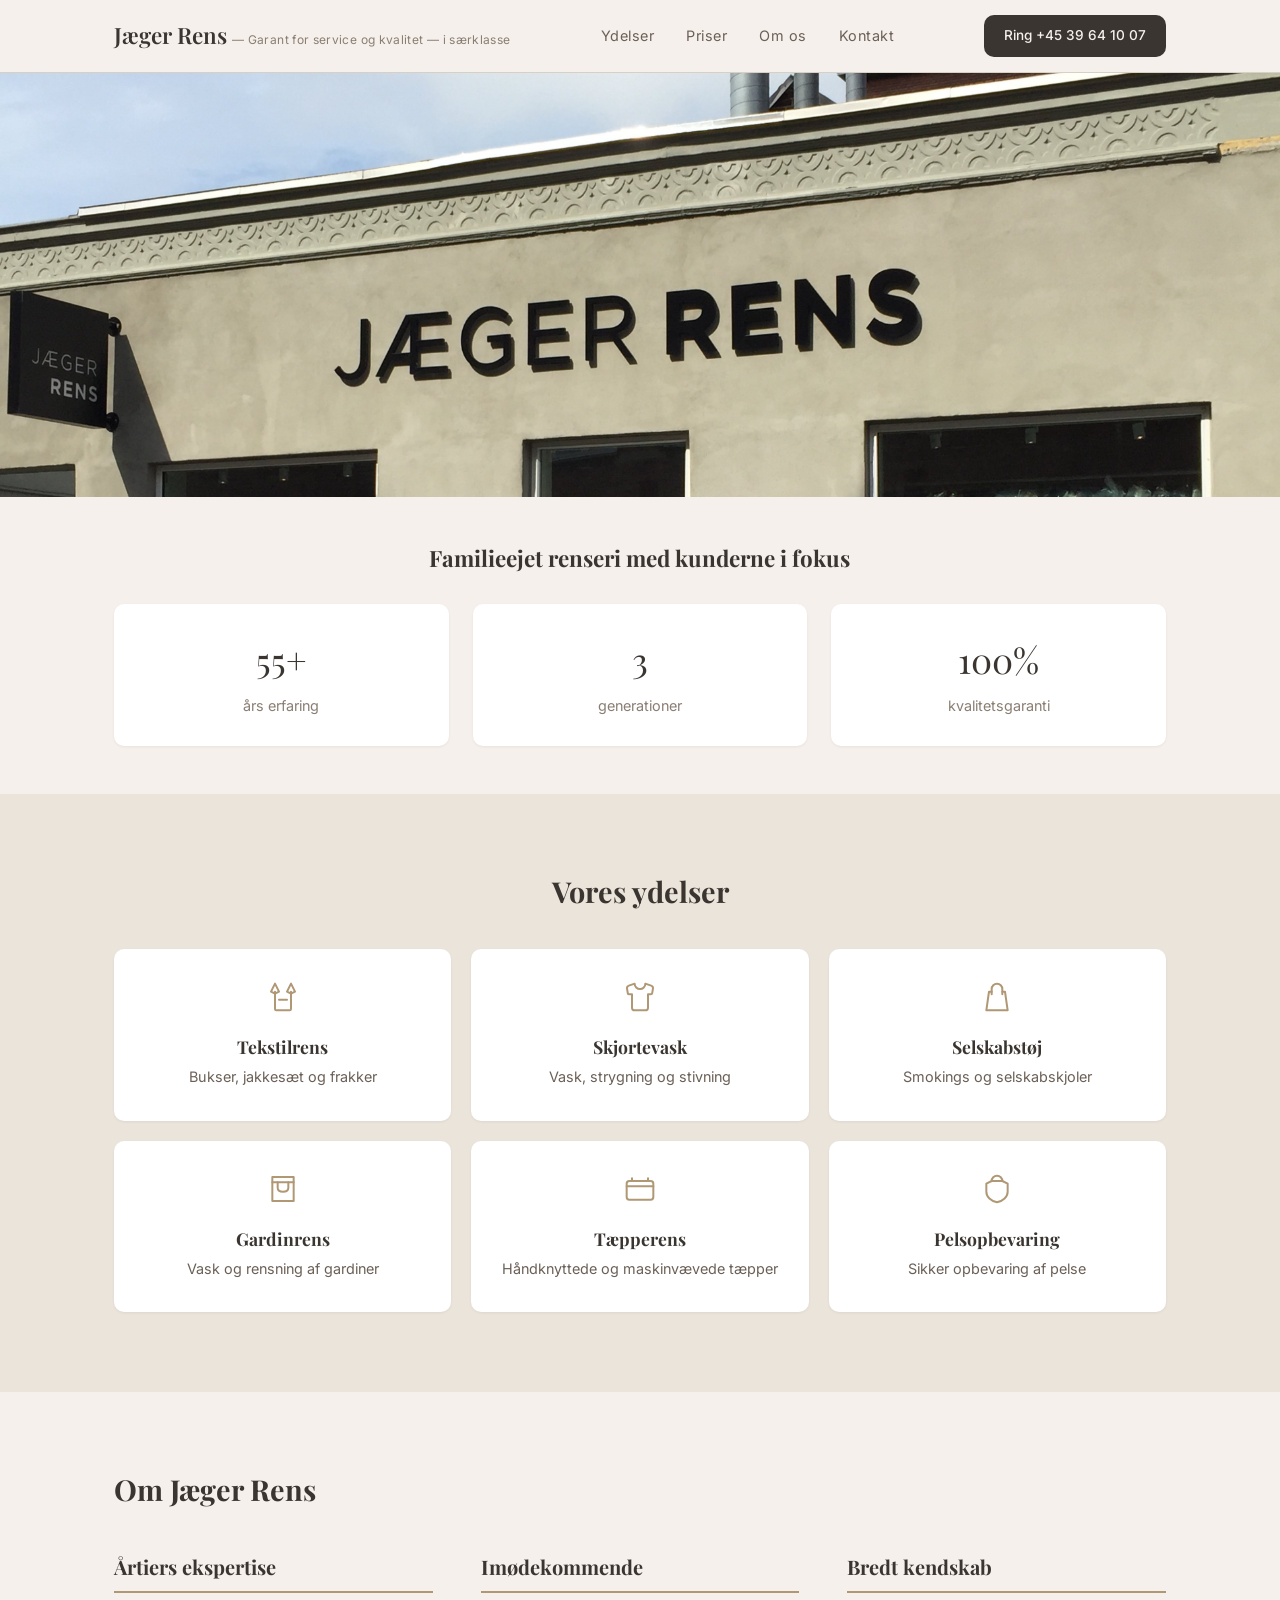
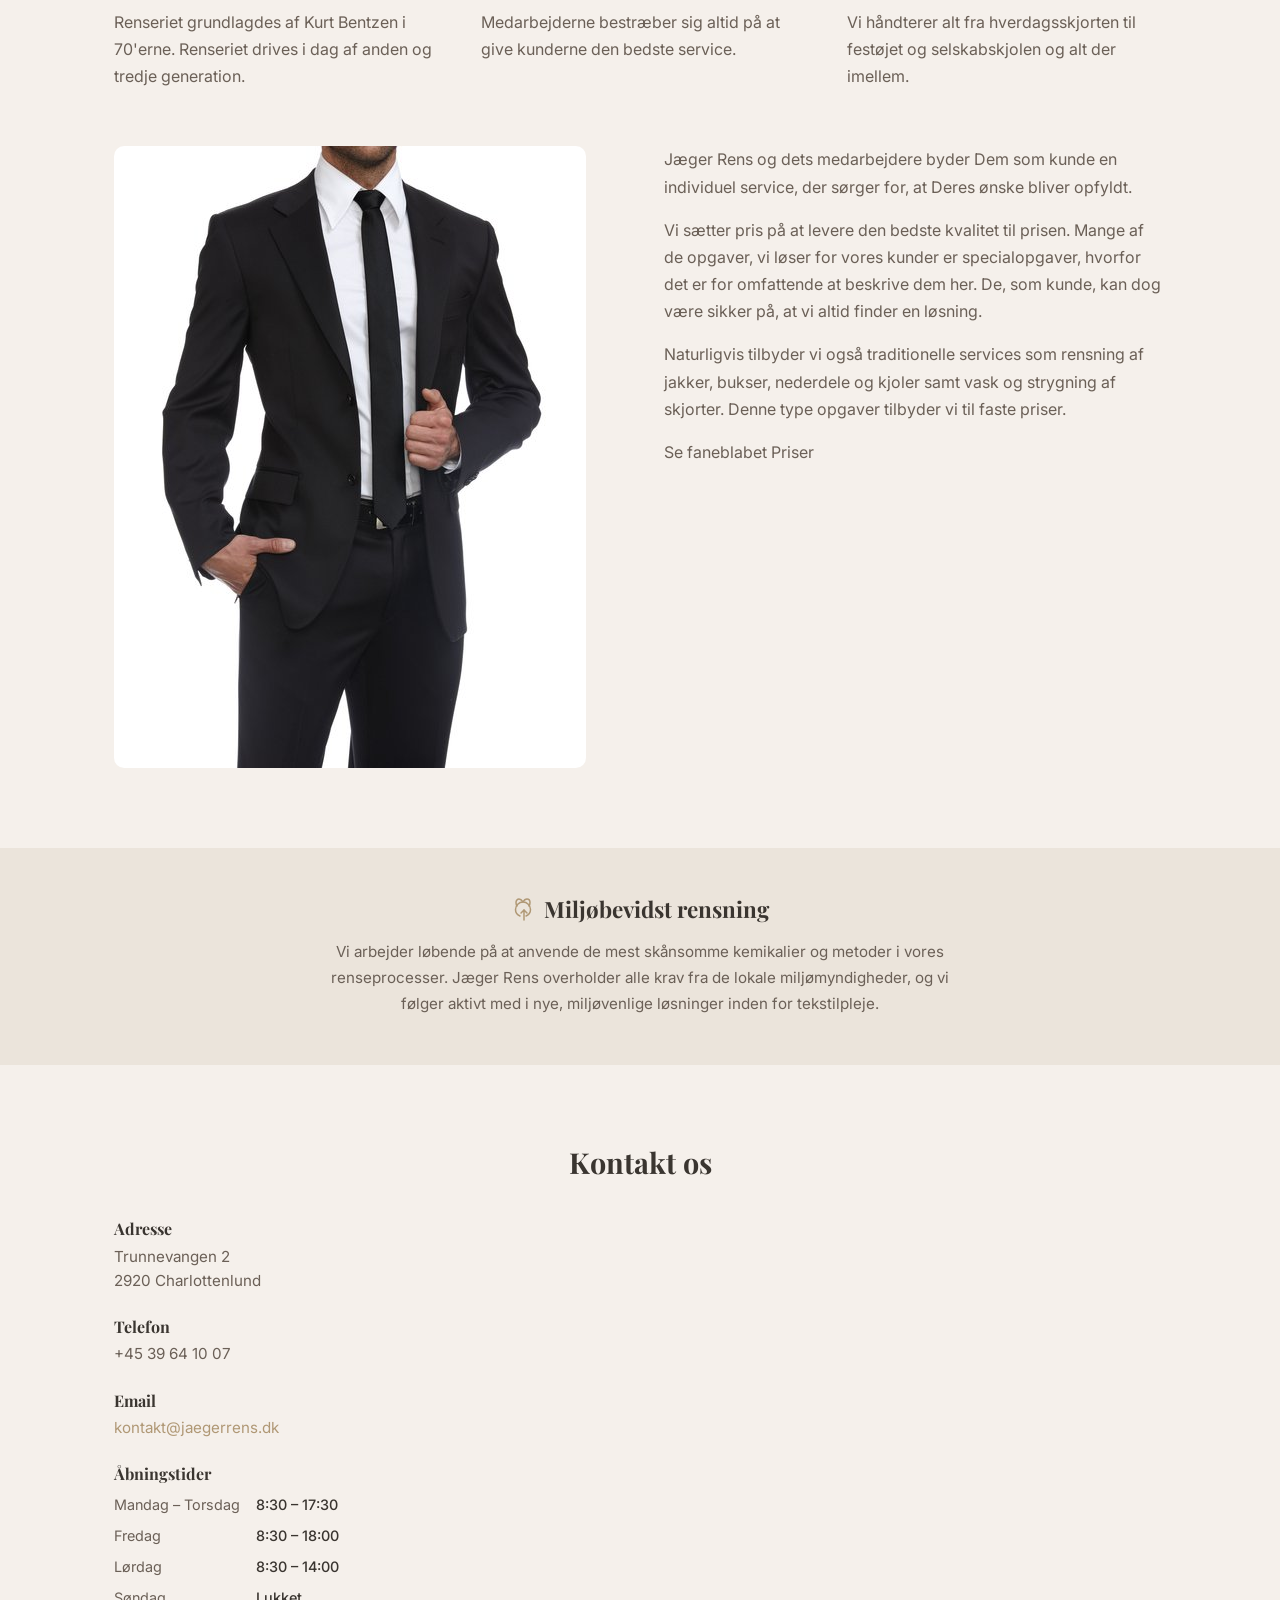
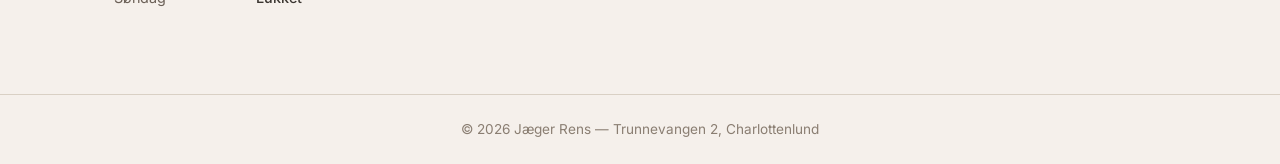
<file: index.html>
<!DOCTYPE html>
<html lang="da">
<head>
  <meta charset="UTF-8">
  <meta name="viewport" content="width=device-width, initial-scale=1.0">
  <meta name="description" content="Jæger Rens — Charlottenlunds foretrukne renseri siden 1970. Tre generationers håndværk og kvalitet. Ring +45 39 64 10 07.">
  <title>Jæger Rens — Renseri i Charlottenlund siden 1970</title>
  <link rel="preconnect" href="https://fonts.googleapis.com">
  <link rel="preconnect" href="https://fonts.gstatic.com" crossorigin>
  <link href="https://fonts.googleapis.com/css2?family=Inter:wght@400;500;600&family=Playfair+Display:ital,wght@0,400;0,600;1,400&display=swap" rel="stylesheet">
  <link rel="stylesheet" href="css/style.css">
  <link rel="icon" href="images/favicon.ico" type="image/x-icon">
</head>
<body>

  <!-- Navigation -->
  <nav class="nav" id="nav">
    <div class="nav__inner container">
      <a href="index.html" class="nav__logo">Jæger Rens <span class="nav__tagline">— Garant for service og kvalitet — i særklasse</span></a>

      <button class="nav__hamburger" id="nav-toggle" aria-label="Åbn menu" aria-expanded="false">
        <span></span>
        <span></span>
        <span></span>
      </button>

      <ul class="nav__links" id="nav-links">
        <li><a href="#ydelser">Ydelser</a></li>
        <li><a href="priser.html">Priser</a></li>
        <li><a href="#om">Om os</a></li>
        <li><a href="#kontakt">Kontakt</a></li>
      </ul>

      <span class="nav__cta">Ring +45 39 64 10 07</span>
    </div>
  </nav>

  <main>

  <!-- Hero -->
  <section class="hero">
    <img src="images/hero.jpg" alt="Jæger Rens — Charlottenlunds foretrukne renseri" class="hero__bg">
  </section>

  <!-- Trust Bar -->
  <section class="trust">
    <div class="trust__inner container">
      <h1 class="trust__heading">Familieejet renseri med kunderne i fokus</h1>
      <div class="trust__item">
        <span class="trust__number">55+</span>
        <span class="trust__label">års erfaring</span>
      </div>
      <div class="trust__item">
        <span class="trust__number">3</span>
        <span class="trust__label">generationer</span>
      </div>
      <div class="trust__item">
        <span class="trust__number">100%</span>
        <span class="trust__label">kvalitetsgaranti</span>
      </div>
    </div>
  </section>

  <!-- Ydelser -->
  <section class="services" id="ydelser">
    <div class="services__inner container">
      <h2 class="section-title">Vores ydelser</h2>

      <div class="services__grid">
        <div class="service-card">
          <div class="service-card__icon">
            <svg xmlns="http://www.w3.org/2000/svg" width="32" height="32" viewBox="0 0 24 24" fill="none" stroke="currentColor" stroke-width="1.5" stroke-linecap="round" stroke-linejoin="round"><path d="M6 2l3 6-3 1.5L3 8z"/><path d="M18 2l-3 6 3 1.5L21 8z"/><path d="M6 8v13a1 1 0 0 0 1 1h10a1 1 0 0 0 1-1V8"/><path d="M9 14h6"/></svg>
          </div>
          <h3 class="service-card__title">Tekstilrens</h3>
          <p class="service-card__desc">Bukser, jakkesæt og frakker</p>
        </div>

        <div class="service-card">
          <div class="service-card__icon">
            <svg xmlns="http://www.w3.org/2000/svg" width="32" height="32" viewBox="0 0 24 24" fill="none" stroke="currentColor" stroke-width="1.5" stroke-linecap="round" stroke-linejoin="round"><path d="M20.38 3.46 16 2a4 4 0 0 1-8 0L3.62 3.46a2 2 0 0 0-1.34 2.23l.58 3.47a1 1 0 0 0 .99.84H6v10c0 1.1.9 2 2 2h8a2 2 0 0 0 2-2V10h2.15a1 1 0 0 0 .99-.84l.58-3.47a2 2 0 0 0-1.34-2.23z"/></svg>
          </div>
          <h3 class="service-card__title">Skjortevask</h3>
          <p class="service-card__desc">Vask, strygning og stivning</p>
        </div>

        <div class="service-card">
          <div class="service-card__icon">
            <svg xmlns="http://www.w3.org/2000/svg" width="32" height="32" viewBox="0 0 24 24" fill="none" stroke="currentColor" stroke-width="1.5" stroke-linecap="round" stroke-linejoin="round"><path d="M12 2a4 4 0 0 0-4 4v2H6l-2 14h16L18 8h-2V6a4 4 0 0 0-4-4z"/><path d="M8 8v2"/><path d="M16 8v2"/></svg>
          </div>
          <h3 class="service-card__title">Selskabstøj</h3>
          <p class="service-card__desc">Smokings og selskabskjoler</p>
        </div>

        <div class="service-card">
          <div class="service-card__icon">
            <svg xmlns="http://www.w3.org/2000/svg" width="32" height="32" viewBox="0 0 24 24" fill="none" stroke="currentColor" stroke-width="1.5" stroke-linecap="round" stroke-linejoin="round"><path d="M4 3h16v4H4z"/><path d="M4 7v14h16V7"/><path d="M8 7v4c0 2 1.5 3 4 3s4-1 4-3V7"/></svg>
          </div>
          <h3 class="service-card__title">Gardinrens</h3>
          <p class="service-card__desc">Vask og rensning af gardiner</p>
        </div>

        <div class="service-card">
          <div class="service-card__icon">
            <svg xmlns="http://www.w3.org/2000/svg" width="32" height="32" viewBox="0 0 24 24" fill="none" stroke="currentColor" stroke-width="1.5" stroke-linecap="round" stroke-linejoin="round"><rect x="2" y="6" width="20" height="14" rx="2"/><path d="M2 10h20"/><path d="M6 6v-2"/><path d="M18 6v-2"/></svg>
          </div>
          <h3 class="service-card__title">Tæpperens</h3>
          <p class="service-card__desc">Håndknyttede og maskinvævede tæpper</p>
        </div>

        <div class="service-card">
          <div class="service-card__icon">
            <svg xmlns="http://www.w3.org/2000/svg" width="32" height="32" viewBox="0 0 24 24" fill="none" stroke="currentColor" stroke-width="1.5" stroke-linecap="round" stroke-linejoin="round"><path d="M12 2a4 4 0 0 0-4 4h8a4 4 0 0 0-4-4z"/><path d="M8 6l-4 2v6c0 4 3.5 7 8 8 4.5-1 8-4 8-8V8l-4-2z"/></svg>
          </div>
          <h3 class="service-card__title">Pelsopbevaring</h3>
          <p class="service-card__desc">Sikker opbevaring af pelse</p>
        </div>
      </div>
    </div>
  </section>

  <!-- Om os -->
  <section class="about" id="om">
    <div class="container">
      <h2 class="section-title about__title">Om Jæger Rens</h2>

      <div class="about__columns">
        <div class="about__column">
          <h3 class="about__column-title">Årtiers ekspertise</h3>
          <p class="about__body">
            Renseriet grundlagdes af Kurt Bentzen i 70'erne. Renseriet drives i dag af anden og tredje generation.
          </p>
        </div>

        <div class="about__column">
          <h3 class="about__column-title">Imødekommende</h3>
          <p class="about__body">
            Medarbejderne bestræber sig altid på at give kunderne den bedste service.
          </p>
        </div>

        <div class="about__column">
          <h3 class="about__column-title">Bredt kendskab</h3>
          <p class="about__body">
            Vi håndterer alt fra hverdagsskjorten til festøjet og selskabskjolen og alt der imellem.
          </p>
        </div>
      </div>

      <div class="about__bottom">
        <div class="about__image-wrap">
          <img src="images/suit.jpg" alt="Kvalitetstøj hos Jæger Rens" class="about__image">
        </div>
        <div class="about__description">
          <p class="about__body">
            Jæger Rens og dets medarbejdere byder Dem som kunde en individuel service, der sørger for, at Deres ønske bliver opfyldt.
          </p>
          <p class="about__body">
            Vi sætter pris på at levere den bedste kvalitet til prisen. Mange af de opgaver, vi løser for vores kunder er specialopgaver, hvorfor det er for omfattende at beskrive dem her. De, som kunde, kan dog være sikker på, at vi altid finder en løsning.
          </p>
          <p class="about__body">
            Naturligvis tilbyder vi også traditionelle services som rensning af jakker, bukser, nederdele og kjoler samt vask og strygning af skjorter. Denne type opgaver tilbyder vi til faste priser.
          </p>
          <p class="about__body">
            Se faneblabet <a href="priser.html">Priser</a>
          </p>
        </div>
      </div>
    </div>
  </section>

  <!-- Miljø -->
  <section class="environment">
    <div class="environment__inner container">
      <div class="environment__content">
        <h2 class="environment__title">
          <svg class="environment__icon" xmlns="http://www.w3.org/2000/svg" width="24" height="24" viewBox="0 0 24 24" fill="none" stroke="currentColor" stroke-width="1.5" stroke-linecap="round" stroke-linejoin="round"><path d="M17 8c.7-1 1-2.2 1-3.5C18 2.5 16.6 1 15 1c-2 0-3.2 1.5-4 3-1-1.5-2-3-4-3C5.4 1 4 2.5 4 4.5 4 5.8 4.3 7 5 8"/><path d="M14 18c2.5-1 4.5-3.5 4.5-6.5 0-4-3.5-7.5-7.5-7.5S3.5 7.5 3.5 11.5C3.5 14.5 5.5 17 8 18"/><path d="M12 22v-10"/><path d="M9 15l3-3 3 3"/></svg>
          Miljøbevidst rensning
        </h2>
        <p class="environment__body">
          Vi arbejder løbende på at anvende de mest skånsomme kemikalier og metoder i vores renseprocesser. Jæger Rens overholder alle krav fra de lokale miljømyndigheder, og vi følger aktivt med i nye, miljøvenlige løsninger inden for tekstilpleje.
        </p>
      </div>
    </div>
  </section>

  <!-- Kontakt -->
  <section class="contact" id="kontakt">
    <div class="contact__inner container">
      <h2 class="section-title">Kontakt os</h2>

      <div class="contact__grid">
        <div class="contact__info">
          <div class="contact__block">
            <h3 class="contact__heading">Adresse</h3>
            <p>Trunnevangen 2<br>2920 Charlottenlund</p>
          </div>

          <div class="contact__block">
            <h3 class="contact__heading">Telefon</h3>
            <p>+45 39 64 10 07</p>
          </div>

          <div class="contact__block">
            <h3 class="contact__heading">Email</h3>
            <p><a href="mailto:kontakt@jaegerrens.dk" class="contact__link">kontakt@jaegerrens.dk</a></p>
          </div>

          <div class="contact__block">
            <h3 class="contact__heading">Åbningstider</h3>
            <table class="contact__hours">
              <tr><td>Mandag – Torsdag</td><td>8:30 – 17:30</td></tr>
              <tr><td>Fredag</td><td>8:30 – 18:00</td></tr>
              <tr><td>Lørdag</td><td>8:30 – 14:00</td></tr>
              <tr><td>Søndag</td><td>Lukket</td></tr>
            </table>
          </div>
        </div>

        <div class="contact__map">
          <iframe
            src="https://maps.google.com/maps?q=Trunnevangen+2,+2920+Charlottenlund,+Denmark&hl=da&output=embed"
            width="100%"
            height="350"
            style="border:0; border-radius: var(--radius);"
            allowfullscreen=""
            loading="lazy"
            referrerpolicy="no-referrer-when-downgrade"
            title="Jæger Rens på kort">
          </iframe>
        </div>
      </div>
    </div>
  </section>

  </main>

  <!-- Footer -->
  <footer class="footer">
    <div class="container">
      <p>&copy; 2026 Jæger Rens — Trunnevangen 2, Charlottenlund</p>
    </div>
  </footer>

  <script src="js/main.js"></script>
</body>
</html>
</file>
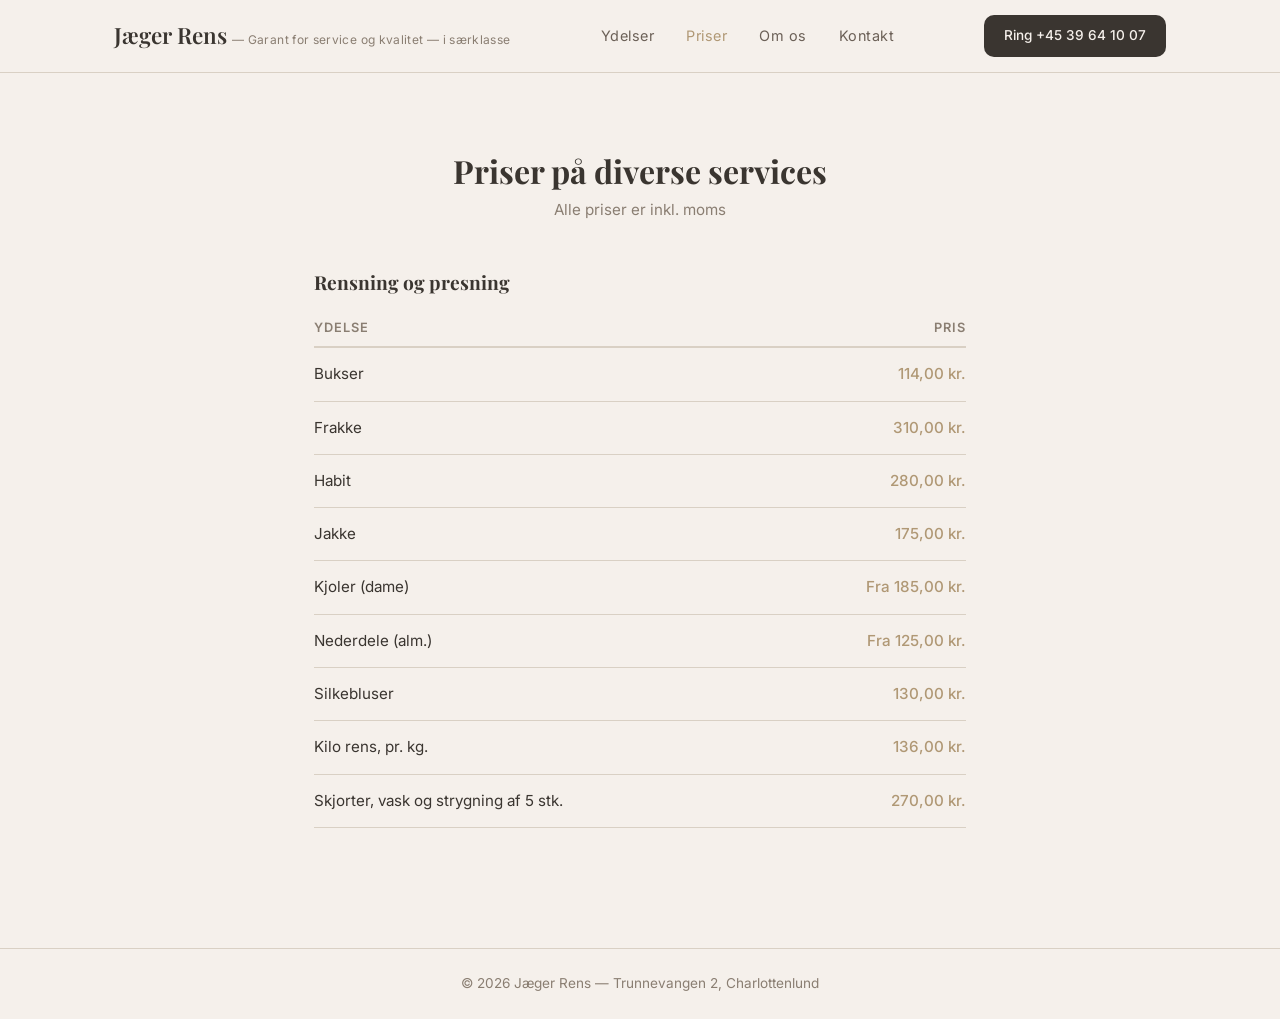
<file: priser.html>
<!DOCTYPE html>
<html lang="da">
<head>
  <meta charset="UTF-8">
  <meta name="viewport" content="width=device-width, initial-scale=1.0">
  <meta name="description" content="Priser på rensning og vask hos Jæger Rens i Charlottenlund. Alle priser inkl. moms.">
  <title>Priser — Jæger Rens</title>
  <link rel="preconnect" href="https://fonts.googleapis.com">
  <link rel="preconnect" href="https://fonts.gstatic.com" crossorigin>
  <link href="https://fonts.googleapis.com/css2?family=Inter:wght@400;500;600&family=Playfair+Display:ital,wght@0,400;0,600;1,400&display=swap" rel="stylesheet">
  <link rel="stylesheet" href="css/style.css">
  <link rel="icon" href="images/favicon.ico" type="image/x-icon">
</head>
<body>

  <!-- Navigation -->
  <nav class="nav" id="nav">
    <div class="nav__inner container">
      <a href="index.html" class="nav__logo">Jæger Rens <span class="nav__tagline">— Garant for service og kvalitet — i særklasse</span></a>

      <button class="nav__hamburger" id="nav-toggle" aria-label="Åbn menu" aria-expanded="false">
        <span></span>
        <span></span>
        <span></span>
      </button>

      <ul class="nav__links" id="nav-links">
        <li><a href="index.html#ydelser">Ydelser</a></li>
        <li><a href="priser.html" class="active">Priser</a></li>
        <li><a href="index.html#om">Om os</a></li>
        <li><a href="index.html#kontakt">Kontakt</a></li>
      </ul>

      <span class="nav__cta">Ring +45 39 64 10 07</span>
    </div>
  </nav>

  <!-- Prices -->
  <main class="prices">
    <div class="prices__inner container">
      <h1 class="prices__title">Priser på diverse services</h1>
      <p class="prices__subtitle">Alle priser er inkl. moms</p>

      <div class="prices__table-wrapper">
        <h2 class="prices__section-title">Rensning og presning</h2>
        <table class="prices__table">
          <thead>
            <tr>
              <th>Ydelse</th>
              <th>Pris</th>
            </tr>
          </thead>
          <tbody>
            <tr><td>Bukser</td><td>114,00 kr.</td></tr>
            <tr><td>Frakke</td><td>310,00 kr.</td></tr>
            <tr><td>Habit</td><td>280,00 kr.</td></tr>
            <tr><td>Jakke</td><td>175,00 kr.</td></tr>
            <tr><td>Kjoler (dame)</td><td>Fra 185,00 kr.</td></tr>
            <tr><td>Nederdele (alm.)</td><td>Fra 125,00 kr.</td></tr>
            <tr><td>Silkebluser</td><td>130,00 kr.</td></tr>
            <tr><td>Kilo rens, pr. kg.</td><td>136,00 kr.</td></tr>
            <tr><td>Skjorter, vask og strygning af 5 stk.</td><td>270,00 kr.</td></tr>
          </tbody>
        </table>
      </div>
    </div>
  </main>

  <!-- Footer -->
  <footer class="footer">
    <div class="container">
      <p>&copy; 2026 Jæger Rens — Trunnevangen 2, Charlottenlund</p>
    </div>
  </footer>

  <script src="js/main.js"></script>
</body>
</html>
</file>
<file: css/style.css>
/* ===== Design Tokens ===== */
:root {
  /* Colors */
  --color-bg-primary: #f5f0eb;
  --color-bg-secondary: #ebe4db;
  --color-surface: #ffffff;
  --color-text-primary: #3a3530;
  --color-text-secondary: #6b6057;
  --color-text-muted: #8a7e72;
  --color-accent: #b09875;
  --color-divider: #d9d0c4;
  --color-cta-bg: #3a3530;
  --color-cta-text: #f5f0eb;
  --color-cta-hover-bg: #b09875;
  --color-cta-hover-text: #ffffff;

  /* Typography */
  --font-heading: 'Playfair Display', Georgia, 'Times New Roman', serif;
  --font-body: 'Inter', -apple-system, BlinkMacSystemFont, 'Segoe UI', sans-serif;

  /* Spacing */
  --section-padding: 80px 24px;
  --section-padding-mobile: 48px 16px;
  --max-width: 1100px;

  /* Shape */
  --radius: 10px;
  --shadow: 0 1px 3px rgba(0, 0, 0, 0.06);
}

/* ===== Reset & Base ===== */
*,
*::before,
*::after {
  margin: 0;
  padding: 0;
  box-sizing: border-box;
}

html {
  scroll-behavior: smooth;
}

body {
  font-family: var(--font-body);
  color: var(--color-text-primary);
  background-color: var(--color-bg-primary);
  line-height: 1.6;
  -webkit-font-smoothing: antialiased;
  min-height: 100vh;
  display: flex;
  flex-direction: column;
}

img {
  max-width: 100%;
  height: auto;
  display: block;
}

a {
  color: inherit;
  text-decoration: none;
}

/* Focus states for keyboard navigation */
a:focus-visible,
button:focus-visible,
input:focus-visible,
select:focus-visible,
textarea:focus-visible {
  outline: 2px solid var(--color-accent);
  outline-offset: 2px;
  border-radius: 2px;
}

h1, h2, h3, h4 {
  font-family: var(--font-heading);
  line-height: 1.2;
}

.container {
  max-width: var(--max-width);
  margin: 0 auto;
  padding: 0 24px;
}

/* ===== Navigation ===== */
.nav {
  position: fixed;
  top: 0;
  left: 0;
  right: 0;
  z-index: 100;
  background-color: var(--color-bg-primary);
  border-bottom: 1px solid var(--color-divider);
  transition: box-shadow 0.3s ease;
}

.nav--scrolled {
  box-shadow: 0 2px 8px rgba(0, 0, 0, 0.08);
}

.nav__inner {
  display: flex;
  align-items: center;
  justify-content: space-between;
  height: 72px;
}

.nav__logo {
  font-family: var(--font-heading);
  font-size: 1.4rem;
  font-weight: 600;
  color: var(--color-text-primary);
}

.nav__tagline {
  font-family: var(--font-body);
  font-size: 0.75rem;
  font-weight: 400;
  color: var(--color-text-muted);
  letter-spacing: 0.03em;
}

@media (max-width: 1024px) {
  .nav__tagline {
    display: none;
  }
}

.nav__links {
  display: flex;
  list-style: none;
  gap: 32px;
}

.nav__links a {
  font-size: 0.9rem;
  color: var(--color-text-secondary);
  letter-spacing: 0.5px;
  cursor: pointer;
  transition: color 0.2s ease;
}

.nav__links a:hover {
  color: var(--color-accent);
}

.nav__cta {
  display: inline-flex;
  align-items: center;
  padding: 10px 20px;
  background-color: var(--color-cta-bg);
  color: var(--color-cta-text);
  font-size: 0.85rem;
  font-weight: 500;
  border-radius: var(--radius);
  transition: background-color 0.2s ease;
}

.nav__cta:hover {
  background-color: var(--color-cta-hover-bg);
  color: var(--color-cta-hover-text);
}

/* Hamburger */
.nav__hamburger {
  display: none;
  flex-direction: column;
  gap: 5px;
  background: none;
  border: none;
  cursor: pointer;
  padding: 4px;
}

.nav__hamburger span {
  display: block;
  width: 24px;
  height: 2px;
  background-color: var(--color-text-primary);
  transition: transform 0.3s ease, opacity 0.3s ease;
}

/* Mobile */
@media (max-width: 768px) {
  .nav__hamburger {
    display: flex;
  }

  .nav__links {
    display: none;
    position: absolute;
    top: 72px;
    left: 0;
    right: 0;
    flex-direction: column;
    background-color: var(--color-bg-primary);
    border-bottom: 1px solid var(--color-divider);
    padding: 16px 24px;
    gap: 16px;
  }

  .nav__links.active {
    display: flex;
  }

  .nav__hamburger[aria-expanded="true"] span:nth-child(1) {
    transform: rotate(45deg) translate(5px, 5px);
  }

  .nav__hamburger[aria-expanded="true"] span:nth-child(2) {
    opacity: 0;
  }

  .nav__hamburger[aria-expanded="true"] span:nth-child(3) {
    transform: rotate(-45deg) translate(5px, -5px);
  }
}

/* ===== Hero ===== */
.hero {
  margin-top: 72px;
  position: relative;
}

.hero__bg {
  display: block;
  width: 100%;
  height: auto;
}

@media (max-width: 768px) {
  .trust__heading {
    font-size: 1.1rem;
  }
}

/* ===== Trust Bar ===== */
.trust {
  padding: 48px 24px;
  background-color: var(--color-bg-primary);
}

.trust__heading {
  grid-column: 1 / -1;
  font-size: 1.4rem;
  color: var(--color-text-primary);
  text-align: center;
  margin-bottom: 8px;
}

.trust__inner {
  display: grid;
  grid-template-columns: repeat(3, 1fr);
  gap: 24px;
  text-align: center;
}

.trust__item {
  background-color: var(--color-surface);
  border-radius: var(--radius);
  box-shadow: var(--shadow);
  padding: 28px 16px;
}

.trust__number {
  display: block;
  font-family: var(--font-heading);
  font-size: 2.2rem;
  color: var(--color-text-primary);
  margin-bottom: 4px;
}

.trust__label {
  font-size: 0.9rem;
  color: var(--color-text-muted);
}

@media (max-width: 768px) {
  .trust {
    padding: 32px 16px;
  }

  .trust__item {
    padding: 20px 12px;
  }

  .trust__number {
    font-size: 1.8rem;
  }
}

/* ===== Section Title (shared) ===== */
.section-title {
  font-size: 1.8rem;
  color: var(--color-text-primary);
  text-align: center;
  margin-bottom: 40px;
}

/* ===== Services ===== */
.services {
  padding: var(--section-padding);
  background-color: var(--color-bg-secondary);
}

.services__grid {
  display: grid;
  grid-template-columns: repeat(3, 1fr);
  gap: 20px;
}

.service-card {
  background-color: var(--color-surface);
  border-radius: var(--radius);
  box-shadow: var(--shadow);
  padding: 32px 24px;
  text-align: center;
  cursor: default;
  transition: transform 0.2s ease, box-shadow 0.2s ease;
}

.service-card:hover {
  transform: translateY(-2px);
  box-shadow: 0 4px 12px rgba(0, 0, 0, 0.08);
}

.service-card__icon {
  margin-bottom: 16px;
  color: var(--color-accent);
}

.service-card__icon svg {
  display: inline-block;
}

.service-card__title {
  font-size: 1.1rem;
  color: var(--color-text-primary);
  margin-bottom: 8px;
}

.service-card__desc {
  font-size: 0.9rem;
  color: var(--color-text-secondary);
}

@media (max-width: 768px) {
  .services {
    padding: var(--section-padding-mobile);
  }

  .services__grid {
    grid-template-columns: repeat(2, 1fr);
    gap: 12px;
  }
}

@media (max-width: 480px) {
  .services__grid {
    grid-template-columns: 1fr;
  }
}

/* ===== About ===== */
.about {
  padding: var(--section-padding);
  background-color: var(--color-bg-primary);
}

.about__title {
  text-align: left;
  margin-bottom: 48px;
}

.about__columns {
  display: grid;
  grid-template-columns: repeat(3, 1fr);
  gap: 48px;
  margin-bottom: 56px;
}

.about__column-title {
  font-family: var(--font-heading);
  font-size: 1.25rem;
  font-weight: 700;
  color: var(--color-text-primary);
  margin-bottom: 16px;
  padding-bottom: 12px;
  border-bottom: 2px solid var(--color-accent);
}

.about__bottom {
  display: grid;
  grid-template-columns: 1fr 1fr;
  gap: 48px;
  align-items: start;
}

.about__description {
  /* no extra margin needed */
}

.about__body {
  font-size: 1rem;
  color: var(--color-text-secondary);
  line-height: 1.7;
  margin-bottom: 16px;
}

.about__body:last-child {
  margin-bottom: 0;
}

.about__image-wrap {
  display: flex;
  align-items: start;
}

.about__image {
  border-radius: var(--radius);
  display: block;
  max-width: 100%;
  height: auto;
}

@media (max-width: 768px) {
  .about {
    padding: var(--section-padding-mobile);
  }

  .about__title {
    text-align: center;
    margin-bottom: 32px;
  }

  .about__columns {
    grid-template-columns: 1fr;
    gap: 24px;
    margin-bottom: 32px;
  }

  .about__bottom {
    grid-template-columns: 1fr;
    gap: 24px;
  }

  .about__image {
    max-width: 60%;
    margin: 0 auto;
  }
}

/* ===== Environment ===== */
.environment {
  padding: 48px 24px;
  background-color: var(--color-bg-secondary);
}

.environment__inner {
  max-width: 700px;
  margin: 0 auto;
  text-align: center;
}

.environment__title {
  font-family: var(--font-heading);
  font-size: 1.4rem;
  color: var(--color-text-primary);
  margin-bottom: 16px;
  display: flex;
  align-items: center;
  justify-content: center;
  gap: 8px;
}

.environment__icon {
  color: var(--color-accent);
  flex-shrink: 0;
}

.environment__body {
  font-size: 0.95rem;
  color: var(--color-text-secondary);
  line-height: 1.7;
}

@media (max-width: 768px) {
  .environment {
    padding: 32px 16px;
  }
}

/* ===== Contact ===== */
.contact {
  padding: var(--section-padding);
  background-color: var(--color-bg-primary);
}

.contact__grid {
  display: grid;
  grid-template-columns: 1fr 1fr;
  gap: 48px;
}

.contact__block {
  margin-bottom: 24px;
}

.contact__block:last-child {
  margin-bottom: 0;
}

.contact__heading {
  font-family: var(--font-heading);
  font-size: 1rem;
  color: var(--color-text-primary);
  margin-bottom: 6px;
}

.contact__block p {
  font-size: 0.95rem;
  color: var(--color-text-secondary);
  line-height: 1.6;
}

.contact__link {
  color: var(--color-accent);
  transition: color 0.2s ease;
}

.contact__link:hover {
  color: var(--color-text-primary);
}

.contact__hours {
  border-collapse: collapse;
  font-size: 0.9rem;
}

.contact__hours td {
  padding: 4px 16px 4px 0;
  color: var(--color-text-secondary);
}

.contact__hours td:last-child {
  color: var(--color-text-primary);
  font-weight: 500;
}

.contact__map iframe {
  border-radius: var(--radius);
}

/* ===== Footer ===== */
main {
  flex: 1;
}

.footer {
  margin-top: auto;
  padding: 24px;
  text-align: center;
  border-top: 1px solid var(--color-divider);
  font-size: 0.85rem;
  color: var(--color-text-muted);
}

@media (max-width: 768px) {
  .contact {
    padding: var(--section-padding-mobile);
  }

  .contact__grid {
    grid-template-columns: 1fr;
    gap: 32px;
  }
}

/* ===== Prices Page ===== */
.prices {
  margin-top: 72px;
  padding: var(--section-padding);
  background-color: var(--color-bg-primary);
  min-height: 60vh;
}

.prices__inner {
  max-width: 700px;
}

.prices__title {
  font-size: 2rem;
  color: var(--color-text-primary);
  text-align: center;
  margin-bottom: 8px;
}

.prices__subtitle {
  text-align: center;
  font-size: 0.95rem;
  color: var(--color-text-muted);
  margin-bottom: 48px;
}

.prices__section-title {
  font-size: 1.2rem;
  color: var(--color-text-primary);
  margin-bottom: 16px;
}

.prices__table {
  width: 100%;
  border-collapse: collapse;
  margin-bottom: 40px;
}

.prices__table thead th {
  text-align: left;
  font-family: var(--font-body);
  font-size: 0.8rem;
  font-weight: 600;
  text-transform: uppercase;
  letter-spacing: 1px;
  color: var(--color-text-muted);
  padding: 8px 0;
  border-bottom: 2px solid var(--color-divider);
}

.prices__table thead th:last-child {
  text-align: right;
}

.prices__table tbody td {
  padding: 14px 0;
  border-bottom: 1px solid var(--color-divider);
  font-size: 0.95rem;
}

.prices__table tbody td:first-child {
  color: var(--color-text-primary);
}

.prices__table tbody td:last-child {
  text-align: right;
  color: var(--color-accent);
  font-weight: 500;
  white-space: nowrap;
}

.nav__links a.active {
  color: var(--color-accent);
}

@media (max-width: 768px) {
  .prices {
    padding: var(--section-padding-mobile);
  }

  .prices__title {
    font-size: 1.6rem;
  }
}

/* ===== Reduced Motion ===== */
@media (prefers-reduced-motion: reduce) {
  *,
  *::before,
  *::after {
    animation-duration: 0.01ms !important;
    transition-duration: 0.01ms !important;
    scroll-behavior: auto !important;
  }
}
</file>
